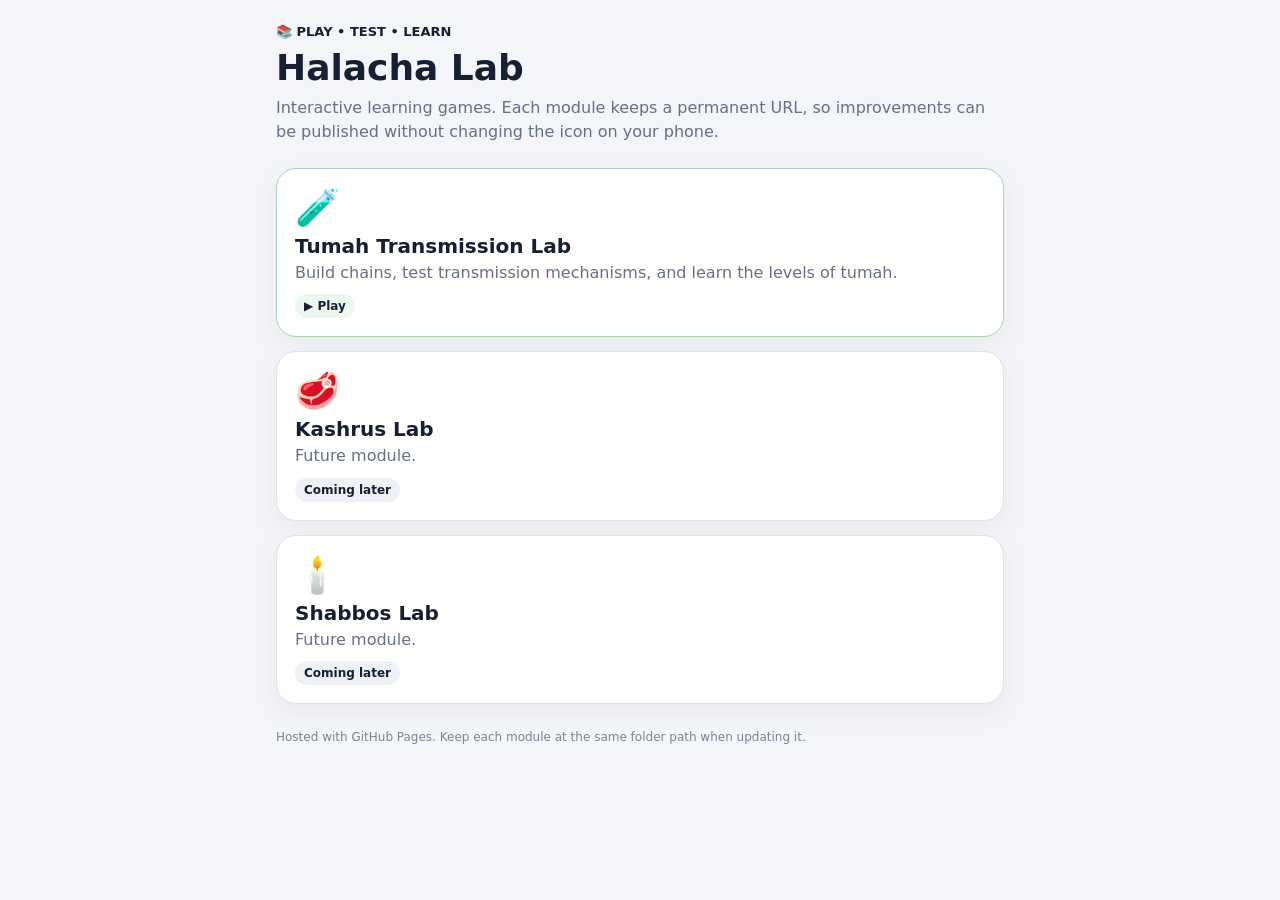
<file: index.html>
<!doctype html>
<html lang="en"><head>
<meta charset="utf-8"><meta name="viewport" content="width=device-width,initial-scale=1">
<title>Halacha Lab</title>
<meta name="theme-color" content="#111827">
<meta name="apple-mobile-web-app-capable" content="yes">
<meta name="apple-mobile-web-app-status-bar-style" content="default">
<meta name="apple-mobile-web-app-title" content="Halacha Lab">
<link rel="manifest" href="./manifest.webmanifest">
<link rel="icon" href="./icons/icon.svg" type="image/svg+xml">
<link rel="apple-touch-icon" href="./icons/icon.svg">
<style>
:root{font-family:Inter,system-ui,-apple-system,sans-serif;color:#172033;background:#f3f5f8}
*{box-sizing:border-box}body{margin:0}.wrap{max-width:760px;margin:auto;padding:24px 16px 40px}
h1{font-size:36px;margin:8px 0}.sub{color:#667085;line-height:1.5;margin-bottom:24px}
.grid{display:grid;gap:14px}.card{display:block;text-decoration:none;color:inherit;background:white;border:1px solid #dce1e8;border-radius:20px;padding:18px;box-shadow:0 8px 25px rgba(0,0,0,.05)}
.card.live{border-color:#a8d5b5}.emoji{font-size:36px}.title{font-size:20px;font-weight:800;margin-top:5px}.meta{color:#667085;margin-top:4px;line-height:1.4}.pill{display:inline-block;margin-top:10px;border-radius:999px;padding:5px 9px;background:#eaf8ee;font-size:12px;font-weight:700}
.soon .pill{background:#eef1f5}.footer{margin-top:24px;color:#7a8493;font-size:12px;line-height:1.5}
</style></head><body><div class="wrap">
<div style="font-size:13px;font-weight:800">📚 PLAY • TEST • LEARN</div>
<h1>Halacha Lab</h1>
<div class="sub">Interactive learning games. Each module keeps a permanent URL, so improvements can be published without changing the icon on your phone.</div>
<div class="grid">
<a class="card live" href="./tumah/"><div class="emoji">🧪</div><div class="title">Tumah Transmission Lab</div><div class="meta">Build chains, test transmission mechanisms, and learn the levels of tumah.</div><span class="pill">▶ Play</span></a>
<div class="card soon"><div class="emoji">🥩</div><div class="title">Kashrus Lab</div><div class="meta">Future module.</div><span class="pill">Coming later</span></div>
<div class="card soon"><div class="emoji">🕯️</div><div class="title">Shabbos Lab</div><div class="meta">Future module.</div><span class="pill">Coming later</span></div>
</div>
<div class="footer">Hosted with GitHub Pages. Keep each module at the same folder path when updating it.</div>
</div>
<script>
if('serviceWorker' in navigator && location.protocol.startsWith('http')){
 window.addEventListener('load',async()=>{try{const r=await navigator.serviceWorker.register('./sw.js',{scope:'./'});await r.update()}catch(e){}});
}
</script>
</body></html>
</file>
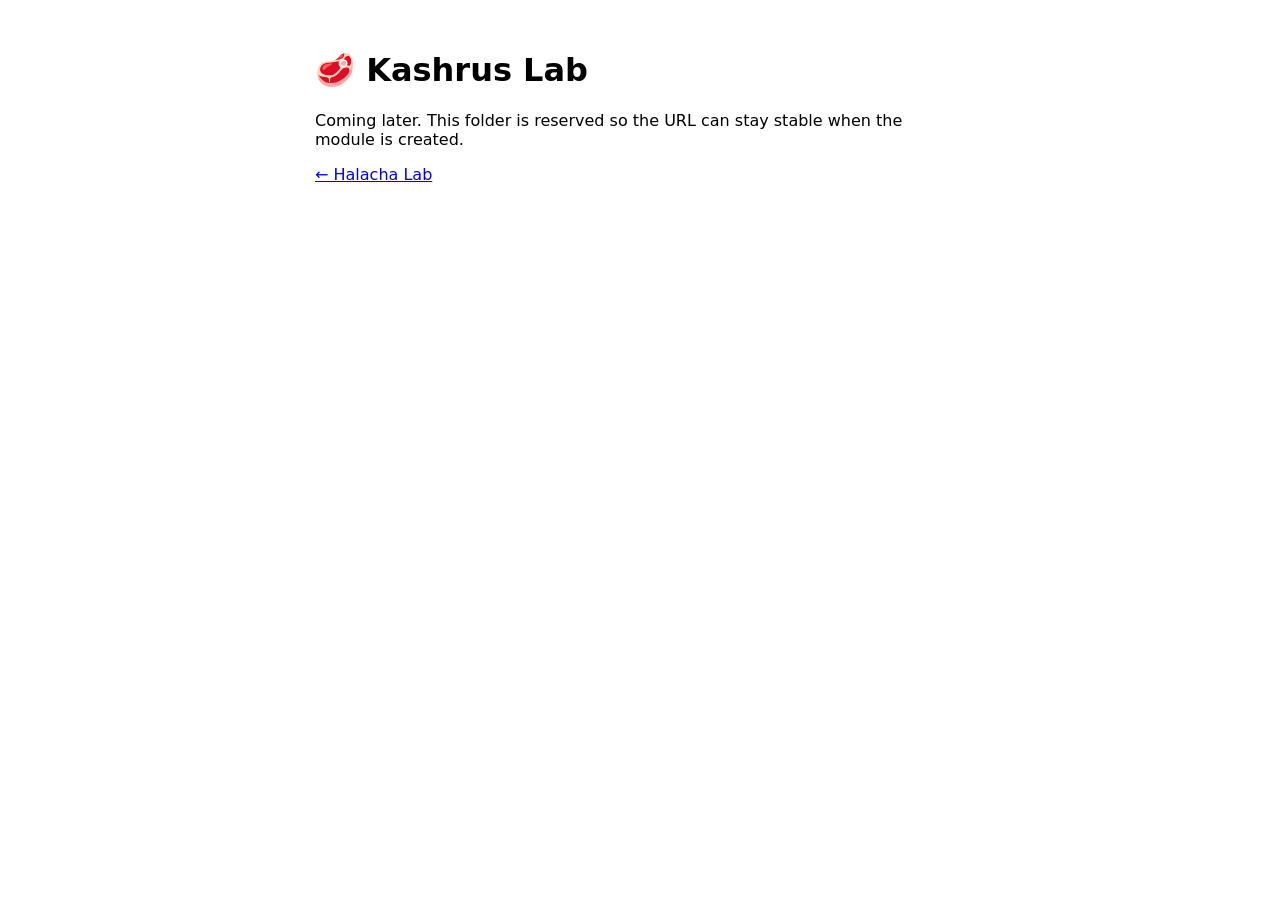
<file: kashrus/index.html>
<!doctype html><html><head><meta charset="utf-8"><meta name="viewport" content="width=device-width,initial-scale=1"><title>Kashrus Lab</title></head><body style="font-family:system-ui;padding:30px;max-width:650px;margin:auto"><h1>🥩 Kashrus Lab</h1><p>Coming later. This folder is reserved so the URL can stay stable when the module is created.</p><p><a href="../">← Halacha Lab</a></p></body></html>
</file>
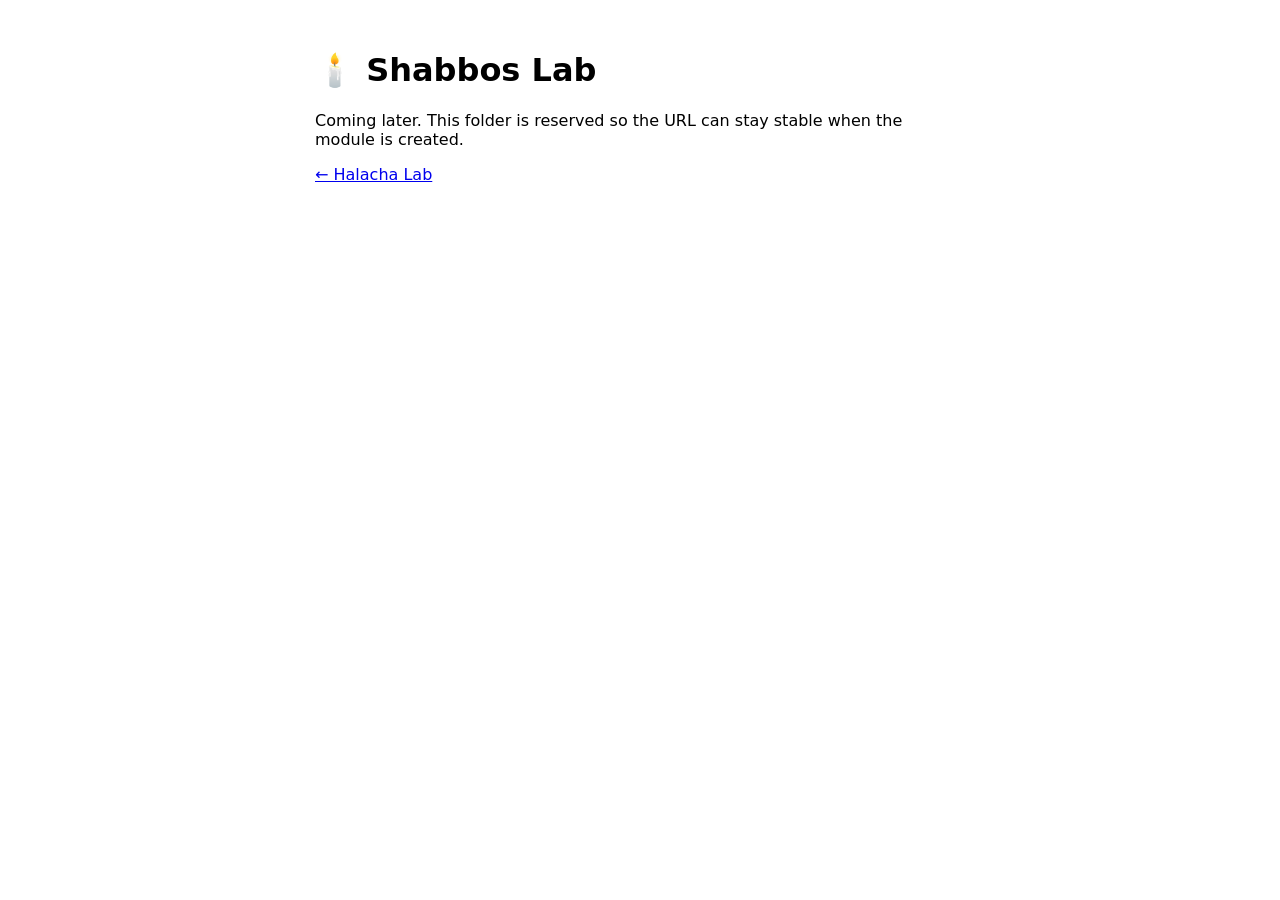
<file: shabbos/index.html>
<!doctype html><html><head><meta charset="utf-8"><meta name="viewport" content="width=device-width,initial-scale=1"><title>Shabbos Lab</title></head><body style="font-family:system-ui;padding:30px;max-width:650px;margin:auto"><h1>🕯️ Shabbos Lab</h1><p>Coming later. This folder is reserved so the URL can stay stable when the module is created.</p><p><a href="../">← Halacha Lab</a></p></body></html>
</file>
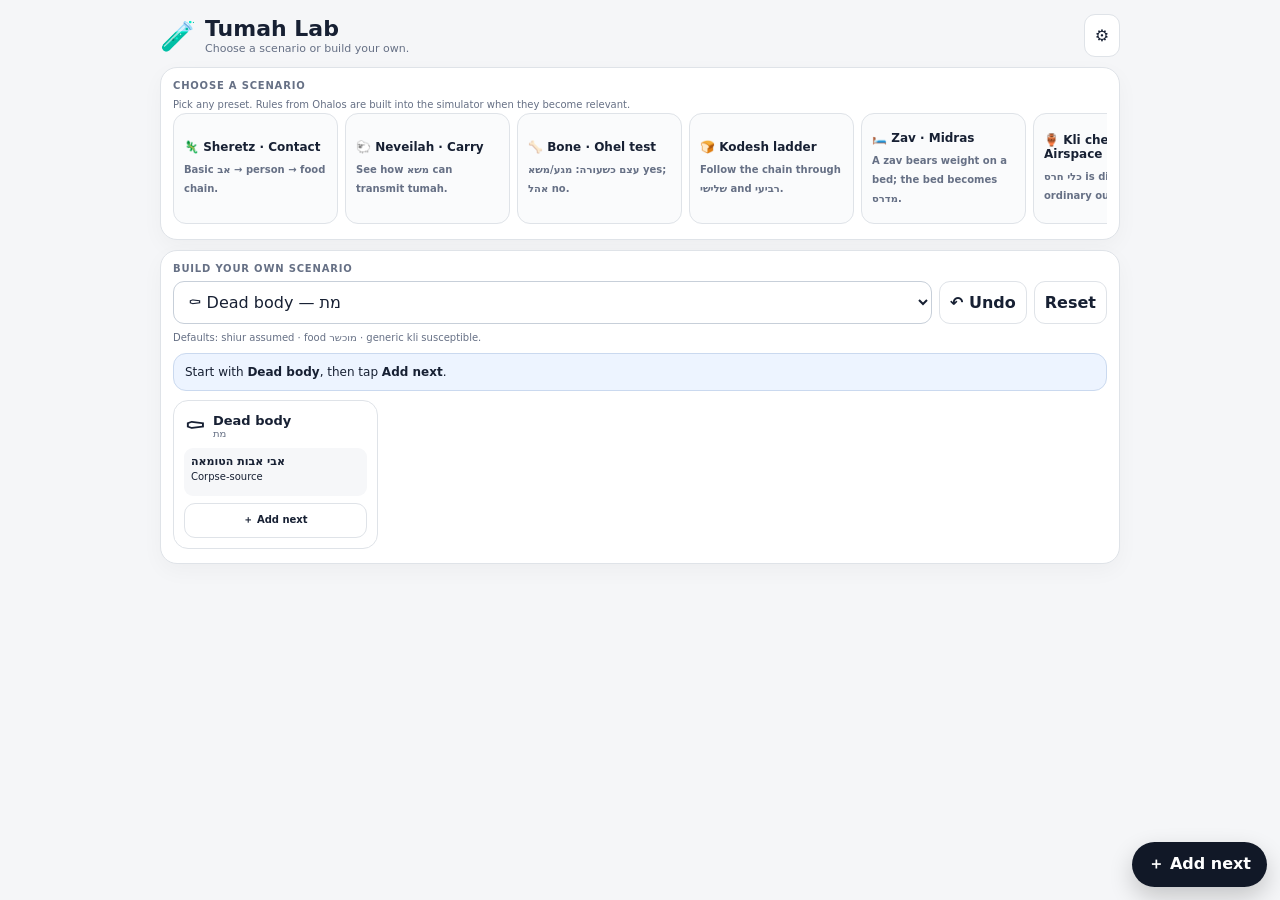
<file: tumah/index.html>
<!doctype html>
<html lang="en">
<head>
<meta charset="utf-8">
<meta name="viewport" content="width=device-width,initial-scale=1,viewport-fit=cover">
<title>Tumah Lab</title>
<meta name="theme-color" content="#111827">
<meta name="apple-mobile-web-app-capable" content="yes">
<meta name="apple-mobile-web-app-status-bar-style" content="default">
<meta name="apple-mobile-web-app-title" content="Tumah Lab">
<link rel="manifest" href="./manifest.webmanifest">
<link rel="icon" href="./icons/icon.svg" type="image/svg+xml">
<link rel="stylesheet" href="./app.css?v=16">
</head>
<body>
<div class="app">
  <header>
    <div class="brand">🧪<span><b>Tumah Lab</b><small>Choose a scenario or build your own.</small></span></div>
    <button id="settingsBtn" class="ghost" type="button" aria-label="Learning settings">⚙️</button>
  </header>

  <section class="card">
    <div class="eyebrow">Choose a scenario</div>
    <div class="tiny">Pick any preset. Rules from Ohalos are built into the simulator when they become relevant.</div>
    <div id="scenarios" class="scenarioRow">
      <button type="button" class="scenario" data-scenario="sheretz"><b>🦎 Sheretz · Contact</b><span>Basic אב → person → food chain.</span></button>
      <button type="button" class="scenario" data-scenario="neveilah"><b>🐑 Neveilah · Carry</b><span>See how משא can transmit tumah.</span></button>
      <button type="button" class="scenario" data-scenario="bone"><b>🦴 Bone · Ohel test</b><span>עצם כשעורה: מגע/משא yes; אהל no.</span></button>
      <button type="button" class="scenario" data-scenario="kodesh"><b>🍞 Kodesh ladder</b><span>Follow the chain through שלישי and רביעי.</span></button>
      <button type="button" class="scenario" data-scenario="zav"><b>🛏️ Zav · Midras</b><span>A zav bears weight on a bed; the bed becomes מדרס.</span></button>
      <button type="button" class="scenario" data-scenario="clay"><b>🏺 Kli cheres · Airspace</b><span>כלי חרס is different from ordinary outer contact.</span></button>
      <button type="button" class="scenario" data-scenario="corpse2"><b>⚰️ Corpse · Person → person</b><span>First person: seven days. Second person: until evening.</span></button>
      <button type="button" class="scenario" data-scenario="corpse3"><b>⚰️ Corpse · Kli → kli</b><span>The tumat-met kli chain extends further.</span></button>
      <button type="button" class="scenario" data-scenario="corpse4"><b>⚰️ Corpse · Kli → person → kli</b><span>See the extended כלי/אדם chain.</span></button>
      <button type="button" class="scenario" data-scenario="akiva"><b>⛺ Advanced corpse case</b><span>R. Akiva and Chachamim on tent + metal spit.</span></button>
    </div>
  </section>

  <section class="card play">
    <div class="eyebrow">Build your own scenario</div>
    <div class="controls">
      <select id="start" aria-label="Starting source">
        <option value="met">⚰️ Dead body — מת</option>
        <option value="sheretz">🦎 Dead sheretz — שרץ</option>
        <option value="neveilah">🐑 Neveilah — נבילה</option>
        <option value="zav">🧍 Zav — זב</option>
        <option value="bone">🦴 Barley-size bone — עצם כשעורה</option>
        <option value="blood">🩸 Revi’it corpse blood — רביעית דם מן המת</option>
        <option value="person">🧍 Person — אדם</option>
        <option value="metal">🔪 Metal knife — כלי מתכות</option>
        <option value="cup">🥣 Cup / utensil — כלי שטף</option>
        <option value="bread">🍞 Bread — אוכל</option>
        <option value="water">💧 Water — משקה</option>
      </select>
      <button id="undo" class="ghost" type="button">↶ Undo</button>
      <button id="reset" class="ghost" type="button">Reset</button>
    </div>
    <div id="assumptions" class="tiny"></div>
    <div id="lesson"></div>
    <div id="summary" class="summary">Loading scenario…</div>
    <div class="chainScroll"><div id="chain" class="chain"></div></div>
  </section>
</div>

<button id="floatAdd" class="floatAdd" type="button">＋ Add next</button>

<div id="addBack" class="back" role="dialog" aria-modal="true" aria-label="Add next step">
  <div class="sheet">
    <i></i>
    <div id="from" class="eyebrow"></div>
    <h2>What happens next?</h2>
    <h3>1. Relationship</h3>
    <div id="acts" class="choices"></div>
    <h3>2. Recipient</h3>
    <div id="targets" class="choices"></div>
    <div id="foodWrap" class="hide" style="margin-top:10px">
      <label>Food status
        <select id="foodClass">
          <option value="chullin">חולין</option>
          <option value="terumah">תרומה</option>
          <option value="kodesh">קודש</option>
        </select>
      </label>
    </div>
    <footer>
      <button id="cancelAdd" class="ghost" type="button">Cancel</button>
      <button id="saveAdd" type="button">Add step</button>
    </footer>
  </div>
</div>

<div id="settingsBack" class="back" role="dialog" aria-modal="true" aria-label="Learning settings">
  <div class="sheet">
    <i></i>
    <h2>Learning settings</h2>
    <div class="mishna"><b>Default lens</b>Rambam-first. Important machlokes are shown when they matter.</div>
    <label><input id="shiur" type="checkbox" checked> Assume required shiur</label>
    <label><input id="hechsher" type="checkbox" checked> Assume food is מוכשר</label>
    <label><input id="genericKli" type="checkbox" checked> Assume generic kli is susceptible</label>
    <footer><button id="closeSettings" type="button">Done</button></footer>
  </div>
</div>

<script src="./app.js?v=16"></script>
</body>
</html>
</file>
<file: tumah/app.css>
:root{--bg:#f5f6f8;--card:#fff;--text:#172033;--muted:#667085;--line:#dfe3e8;--ink:#111827;--blue:#edf4ff;--green:#edf9f0;--red:#fff0f0;--amber:#fff8e5;--purple:#f5efff}*{box-sizing:border-box}html{-webkit-text-size-adjust:100%}body{margin:0;background:var(--bg);color:var(--text);font-family:Inter,system-ui,-apple-system,Segoe UI,sans-serif}.app{max-width:980px;margin:auto;padding:12px 10px calc(90px + env(safe-area-inset-bottom))}header{display:flex;justify-content:space-between;align-items:center;margin:2px 0 10px}.brand{display:flex;gap:9px;align-items:center;font-size:29px}.brand span{display:block;font-size:22px}.brand small{display:block;color:var(--muted);font-size:11px;font-weight:400;margin-top:1px}.card{background:var(--card);border:1px solid var(--line);border-radius:17px;padding:12px;margin:10px 0;box-shadow:0 7px 22px rgba(16,24,40,.035)}.eyebrow{font-size:10px;font-weight:850;text-transform:uppercase;letter-spacing:.08em;color:var(--muted);margin-bottom:7px}.scenarioRow{display:flex;gap:7px;overflow-x:auto;padding:1px 0 3px;-webkit-overflow-scrolling:touch}.scenario{flex:0 0 165px;min-height:85px;background:#fafbfc;color:var(--text);border:1px solid var(--line);border-radius:13px;padding:10px;text-align:left}.scenario.ohalot{background:var(--purple);border-color:#d8c7f6}.scenario b{display:block;font-size:12px;margin-bottom:4px}.scenario span{font-size:10px;line-height:1.3;color:var(--muted)}button,select{font:inherit;min-height:43px;border-radius:11px;border:1px solid #c7cfd9;padding:8px 10px}button{background:var(--ink);color:#fff;font-weight:800}.ghost{background:#fff;color:var(--text);border:1px solid var(--line)}.controls{display:flex;gap:7px;flex-wrap:wrap}.controls select{flex:1;min-width:210px;background:#fff;color:var(--text);font-size:16px}.tiny{font-size:10px;color:var(--muted);line-height:1.35;margin-top:7px}.summary{margin-top:9px;padding:10px 11px;border-radius:13px;background:var(--blue);border:1px solid #cad9ef;font-size:12px;line-height:1.35}.summary.ok{background:var(--green);border-color:#c6e4ce}.summary.stop{background:var(--red);border-color:#edc7c7}.summary.warn{background:var(--amber);border-color:#ead596}.chainScroll{overflow-x:auto;-webkit-overflow-scrolling:touch;padding:9px 0 2px}.chain{display:flex;align-items:center;gap:6px;min-width:max-content}.node{width:205px;background:#fff;border:1px solid var(--line);border-radius:15px;padding:10px}.nodeTop{display:flex;gap:7px;align-items:center}.emoji{font-size:26px}.nodeName{font-weight:850;font-size:13px}.he{font-size:10px;color:var(--muted)}.status{margin-top:7px;background:#f6f7f9;border-radius:9px;padding:7px;font-size:10px;line-height:1.35}.status strong{font-size:11px}.chips{display:flex;gap:4px;flex-wrap:wrap;margin-top:5px}.chip{font-size:8px;border:1px solid #cfd5de;border-radius:999px;padding:3px 5px;background:#fff}.chip.warn{background:var(--amber);border-color:#dfc771}.nodeActions{display:flex;gap:5px;margin-top:7px}.nodeActions button{flex:1;min-height:35px;font-size:10px;background:#fff;color:var(--text);border:1px solid var(--line)}.arrow{width:88px;flex:0 0 88px;text-align:center;color:#697386;font-size:9px;line-height:1.2}.arrow strong{display:block;font-size:18px;color:#475467}.mishna{background:var(--purple);border:1px solid #d8c7f6;border-radius:12px;padding:10px;font-size:11px;line-height:1.45;margin-top:7px}.mishna b{display:block;margin-bottom:3px}.grid3{display:grid;grid-template-columns:repeat(3,1fr);gap:7px;margin-top:8px}.grid3>div{background:#fafbfc;border:1px solid var(--line);border-radius:11px;padding:9px;font-size:10px;line-height:1.35}details{margin-top:8px;border-top:1px solid var(--line);padding-top:7px}summary{font-size:11px;font-weight:850;color:#475467;cursor:pointer}.lesson{background:var(--purple);border:1px solid #d8c7f6;border-radius:12px;padding:10px;font-size:11px;line-height:1.4;margin-top:8px}.back{position:fixed;inset:0;background:rgba(15,23,42,.45);display:none;align-items:flex-end;justify-content:center;z-index:100}.sheet{width:min(650px,100%);max-height:88dvh;overflow:auto;background:#fff;border-radius:21px 21px 0 0;padding:14px 12px calc(16px + env(safe-area-inset-bottom));box-shadow:0 -20px 50px rgba(0,0,0,.18)}.sheet>i{display:block;width:40px;height:5px;background:#d8dde5;border-radius:999px;margin:0 auto 10px}.sheet h2{font-size:18px;margin:4px 0 9px}.sheet h3{font-size:13px;margin:11px 0 6px}.choices{display:grid;grid-template-columns:repeat(2,1fr);gap:6px}.choice{background:#fff;color:var(--text);border:1px solid var(--line);min-height:54px;text-align:left;padding:9px}.choice.active{outline:2px solid #7b8ba5;background:#f7f9fc}.choice b{display:block;font-size:11px}.choice span{font-size:9px;color:var(--muted)}.sheet label{display:block;margin:10px 0;font-size:12px}.sheet select{width:100%;background:#fff;color:var(--text);font-size:16px}.sheet footer{display:flex;gap:7px;position:sticky;bottom:0;background:#fff;padding-top:11px}.sheet footer button{flex:1}.hide{display:none!important}.floatAdd{position:fixed;right:13px;bottom:calc(13px + env(safe-area-inset-bottom));z-index:40;border:0;border-radius:999px;padding:12px 16px;box-shadow:0 10px 25px rgba(0,0,0,.2)}@media(max-width:700px){.grid3{grid-template-columns:1fr}.choices{grid-template-columns:1fr}.node{width:min(78vw,265px)}.controls select{min-width:100%}.brand span{font-size:20px}.scenario{flex-basis:155px}}@media(prefers-color-scheme:dark){:root{--bg:#101216;--card:#1b1f26;--text:#eef2f7;--muted:#aab3c0;--line:#363d48;--ink:#f8fafc;--blue:#1c2a3f;--green:#17351f;--red:#3b2020;--amber:#3c3215;--purple:#2c2340}.card,.node,.sheet,.ghost,.controls select,.sheet select,.choice,.nodeActions button{background:#1b1f26;color:var(--text)}.scenario,.grid3>div{background:#171b21;color:var(--text)}.status{background:#242a33}.chip{background:#1b1f26}.sheet footer{background:#1b1f26}.floatAdd{background:#f8fafc;color:#111827}}
</file>
